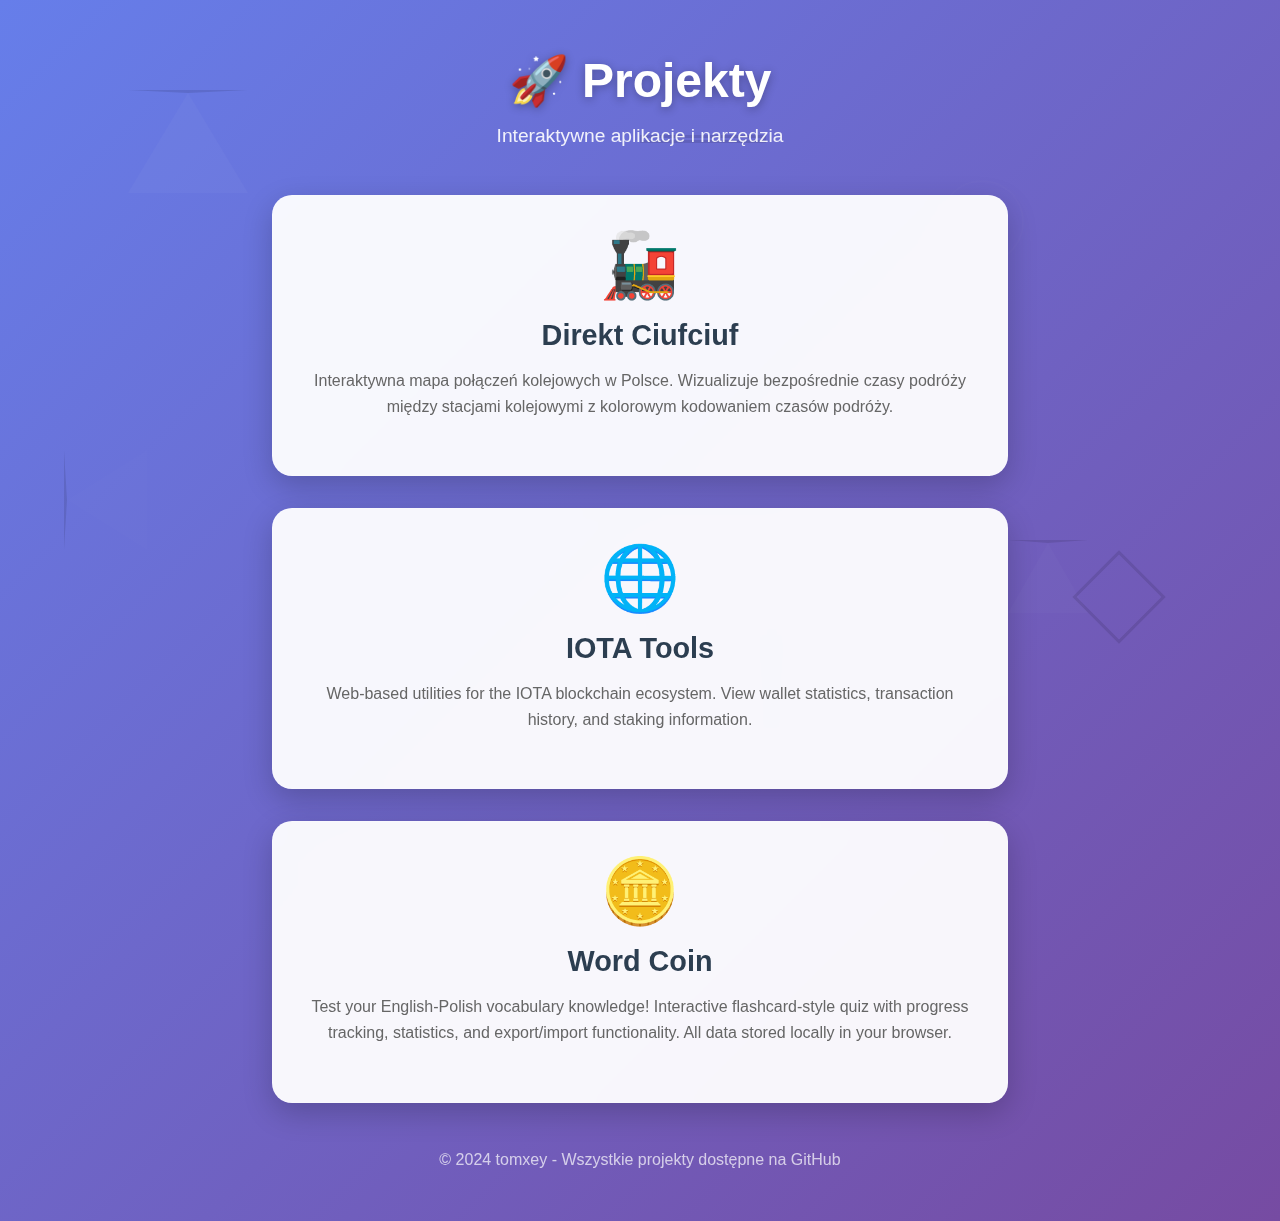
<file: docs/index.html>
<!doctype html>
<html lang="pl">
    <head>
        <meta charset="UTF-8" />
        <meta name="viewport" content="width=device-width, initial-scale=1.0" />
        <title>Projekty - tomxey</title>
        <style>
            * {
                margin: 0;
                padding: 0;
                box-sizing: border-box;
            }

            body {
                font-family:
                    -apple-system, BlinkMacSystemFont, "Segoe UI", Roboto,
                    sans-serif;
                background: linear-gradient(135deg, #667eea 0%, #764ba2 100%);
                min-height: 100vh;
                padding: 20px 0;
                position: relative;
            }

            /* Animated fractal background */
            .fractal-bg {
                position: fixed;
                top: 0;
                left: 0;
                width: 100%;
                height: 100%;
                z-index: -1;
                overflow: hidden;
            }

            .fractal-layer {
                position: absolute;
                width: 100%;
                height: 100%;
                opacity: 0.1;
            }

            .fractal-layer::before,
            .fractal-layer::after {
                content: "";
                position: absolute;
                border-style: solid;
                animation: fractal-rotate 20s linear infinite;
            }

            /* Large triangular fractals */
            .fractal-layer:nth-child(1)::before {
                top: 10%;
                left: 10%;
                width: 0;
                height: 0;
                border-left: 60px solid transparent;
                border-right: 60px solid transparent;
                border-bottom: 100px solid rgba(255, 255, 255, 0.3);
                animation: fractal-rotate 25s linear infinite;
            }

            .fractal-layer:nth-child(1)::after {
                top: 60%;
                right: 15%;
                width: 0;
                height: 0;
                border-left: 40px solid transparent;
                border-right: 40px solid transparent;
                border-bottom: 70px solid rgba(255, 255, 255, 0.2);
                animation: fractal-rotate 30s linear infinite reverse;
            }

            .fractal-layer:nth-child(2)::before {
                top: 20%;
                right: 20%;
                width: 80px;
                height: 80px;
                border: 2px solid rgba(255, 255, 255, 0.15);
                border-radius: 50%;
                animation: fractal-pulse 15s ease-in-out infinite;
            }

            .fractal-layer:nth-child(2)::after {
                bottom: 20%;
                left: 25%;
                width: 100px;
                height: 100px;
                border: 3px solid rgba(255, 255, 255, 0.1);
                border-radius: 50%;
                animation: fractal-pulse 20s ease-in-out infinite reverse;
            }

            .fractal-layer:nth-child(3)::before {
                top: 50%;
                left: 5%;
                width: 0;
                height: 0;
                border-top: 50px solid transparent;
                border-bottom: 50px solid transparent;
                border-right: 80px solid rgba(255, 255, 255, 0.08);
                animation: fractal-rotate 35s linear infinite;
            }

            .fractal-layer:nth-child(3)::after {
                bottom: 30%;
                right: 10%;
                width: 60px;
                height: 60px;
                background: rgba(255, 255, 255, 0.05);
                transform: rotate(45deg);
                animation: fractal-rotate 40s linear infinite reverse;
            }

            /* Additional geometric shapes */
            .fractal-layer:nth-child(4)::before {
                top: 15%;
                left: 50%;
                width: 120px;
                height: 2px;
                background: linear-gradient(
                    90deg,
                    transparent,
                    rgba(255, 255, 255, 0.2),
                    transparent
                );
                animation: fractal-slide 12s ease-in-out infinite;
            }

            .fractal-layer:nth-child(4)::after {
                top: 70%;
                left: 60%;
                width: 2px;
                height: 100px;
                background: linear-gradient(
                    180deg,
                    transparent,
                    rgba(255, 255, 255, 0.15),
                    transparent
                );
                animation: fractal-slide 18s ease-in-out infinite reverse;
            }

            @keyframes fractal-rotate {
                from {
                    transform: rotate(0deg);
                }
                to {
                    transform: rotate(360deg);
                }
            }

            @keyframes fractal-pulse {
                0%,
                100% {
                    transform: scale(1) rotate(0deg);
                    opacity: 0.1;
                }
                50% {
                    transform: scale(1.5) rotate(180deg);
                    opacity: 0.3;
                }
            }

            @keyframes fractal-slide {
                0%,
                100% {
                    transform: translateX(0) translateY(0) rotate(0deg);
                }
                25% {
                    transform: translateX(50px) translateY(-30px) rotate(90deg);
                }
                50% {
                    transform: translateX(-20px) translateY(40px) rotate(180deg);
                }
                75% {
                    transform: translateX(-40px) translateY(-20px)
                        rotate(270deg);
                }
            }

            .container {
                max-width: 800px;
                margin: 0 auto;
                padding: 2rem;
                text-align: center;
                animation: fade-in 1.5s ease-out;
                position: relative;
                z-index: 1;
            }

            @keyframes fade-in {
                from {
                    opacity: 0;
                    transform: translateY(30px);
                }
                to {
                    opacity: 1;
                    transform: translateY(0);
                }
            }

            .header {
                color: white;
                margin-bottom: 3rem;
            }

            .header h1 {
                font-size: 3rem;
                margin-bottom: 1rem;
                text-shadow: 0 2px 10px rgba(0, 0, 0, 0.3);
                animation: float 6s ease-in-out infinite;
            }

            @keyframes float {
                0%,
                100% {
                    transform: translateY(0px);
                }
                50% {
                    transform: translateY(-10px);
                }
            }

            .header p {
                font-size: 1.2rem;
                opacity: 0.9;
                margin-bottom: 2rem;
            }

            .projects {
                display: grid;
                gap: 2rem;
                margin-top: 2rem;
            }

            .project-card {
                background: rgba(255, 255, 255, 0.95);
                backdrop-filter: blur(10px);
                border-radius: 20px;
                padding: 2rem;
                box-shadow: 0 10px 30px rgba(0, 0, 0, 0.2);
                transition: all 0.3s ease;
                text-decoration: none;
                color: inherit;
                border: 1px solid rgba(255, 255, 255, 0.2);
            }

            .project-card:hover {
                transform: translateY(-10px) scale(1.02);
                box-shadow: 0 20px 40px rgba(0, 0, 0, 0.3);
                background: rgba(255, 255, 255, 1);
            }

            .project-card:hover .project-icon {
                animation: icon-bounce 0.6s ease-in-out;
            }

            @keyframes icon-bounce {
                0%,
                100% {
                    transform: translateY(0) rotate(0deg);
                }
                25% {
                    transform: translateY(-10px) rotate(-5deg);
                }
                50% {
                    transform: translateY(-15px) rotate(0deg);
                }
                75% {
                    transform: translateY(-10px) rotate(5deg);
                }
            }

            .project-icon {
                font-size: 4rem;
                margin-bottom: 1rem;
            }

            .project-title {
                font-size: 1.8rem;
                font-weight: bold;
                color: #2c3e50;
                margin-bottom: 1rem;
            }

            .project-description {
                color: #666;
                line-height: 1.6;
                margin-bottom: 1.5rem;
            }

            .project-tags {
                display: flex;
                gap: 0.5rem;
                justify-content: center;
                flex-wrap: wrap;
            }

            .tag {
                background: linear-gradient(135deg, #667eea, #764ba2);
                color: white;
                padding: 0.3rem 0.8rem;
                border-radius: 20px;
                font-size: 0.8rem;
                font-weight: 500;
            }

            .footer {
                margin-top: 3rem;
                color: white;
                opacity: 0.7;
            }

            @media (max-width: 768px) {
                .header h1 {
                    font-size: 2rem;
                }

                .header p {
                    font-size: 1rem;
                }

                .container {
                    padding: 1rem;
                }

                .project-card {
                    padding: 1.5rem;
                }

                .project-title {
                    font-size: 1.5rem;
                }
            }
        </style>
    </head>
    <body>
        <div class="fractal-bg">
            <div class="fractal-layer"></div>
            <div class="fractal-layer"></div>
            <div class="fractal-layer"></div>
            <div class="fractal-layer"></div>
        </div>
        <div class="container">
            <div class="header">
                <h1>🚀 Projekty</h1>
                <p>Interaktywne aplikacje i narzędzia</p>
            </div>

            <div class="projects">
                <a href="ciufciuf/" class="project-card">
                    <div class="project-icon">🚂</div>
                    <h2 class="project-title">Direkt Ciufciuf</h2>
                    <p class="project-description">
                        Interaktywna mapa połączeń kolejowych w Polsce.
                        Wizualizuje bezpośrednie czasy podróży między stacjami
                        kolejowymi z kolorowym kodowaniem czasów podróży.
                    </p>
                </a>

                <a href="iota/index.html" class="project-card">
                    <div class="project-icon">🌐</div>
                    <h2 class="project-title">IOTA Tools</h2>
                    <p class="project-description">
                        Web-based utilities for the IOTA blockchain ecosystem.
                        View wallet statistics, transaction history, and staking
                        information.
                    </p>
                </a>

                <a href="word_coin/" class="project-card">
                    <div class="project-icon">🪙</div>
                    <h2 class="project-title">Word Coin</h2>
                    <p class="project-description">
                        Test your English-Polish vocabulary knowledge!
                        Interactive flashcard-style quiz with progress tracking,
                        statistics, and export/import functionality. All data
                        stored locally in your browser.
                    </p>
                </a>
            </div>

            <div class="footer">
                <p>
                    &copy; 2024 tomxey - Wszystkie projekty dostępne na GitHub
                </p>
            </div>
        </div>
    </body>
</html>
</file>
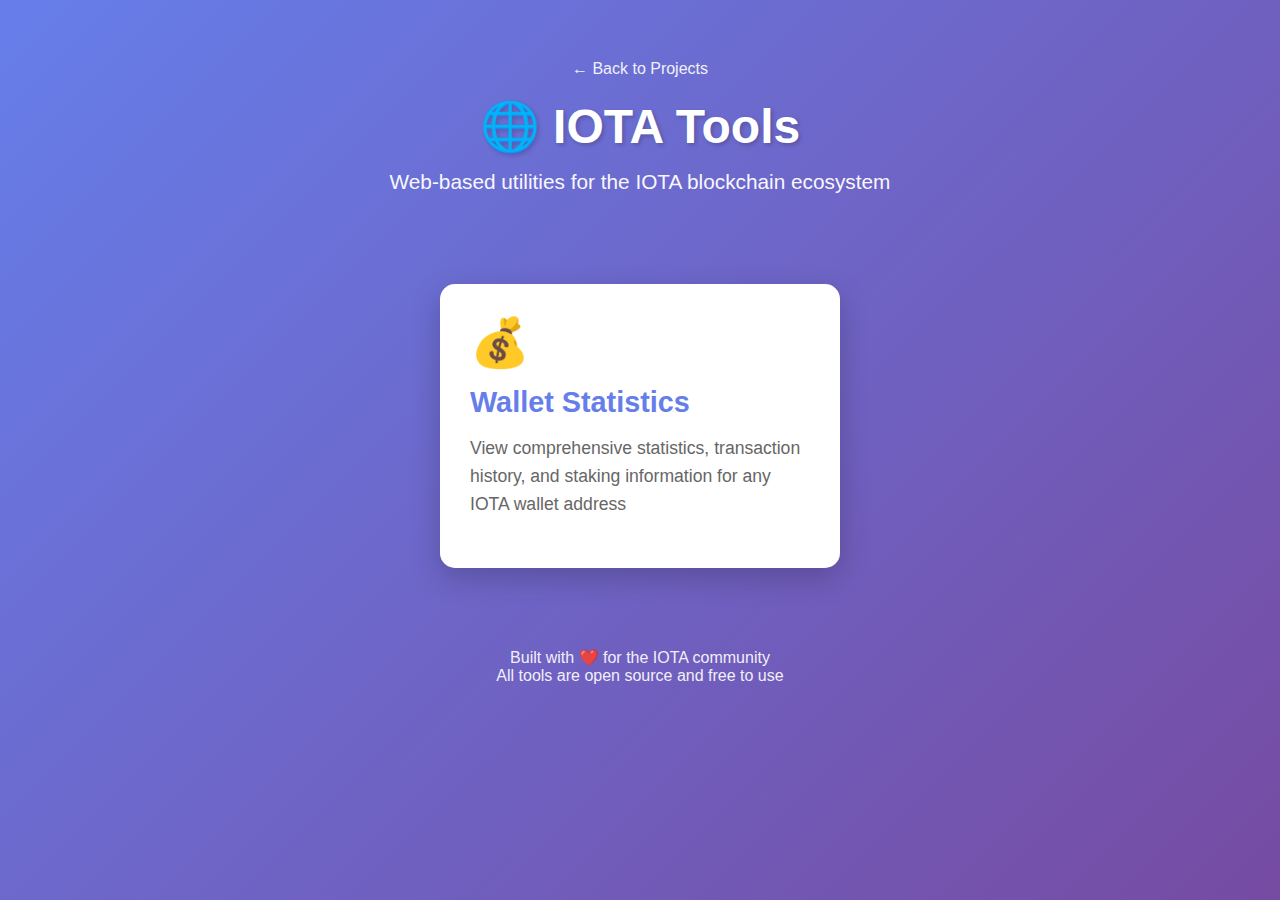
<file: docs/iota/index.html>
<!doctype html>
<html lang="en">
    <head>
        <meta charset="UTF-8" />
        <meta name="viewport" content="width=device-width, initial-scale=1.0" />
        <title>IOTA Tools - Web-based utilities for IOTA blockchain</title>
        <style>
            * {
                margin: 0;
                padding: 0;
                box-sizing: border-box;
            }

            body {
                font-family:
                    -apple-system, BlinkMacSystemFont, "Segoe UI", Roboto,
                    Oxygen, Ubuntu, Cantarell, sans-serif;
                background: linear-gradient(135deg, #667eea 0%, #764ba2 100%);
                min-height: 100vh;
                padding: 20px;
                color: #333;
            }

            .container {
                max-width: 1200px;
                margin: 0 auto;
            }

            .header {
                text-align: center;
                color: white;
                margin-bottom: 50px;
                padding: 40px 20px;
            }

            .header h1 {
                font-size: 3rem;
                margin-bottom: 15px;
                text-shadow: 2px 2px 4px rgba(0, 0, 0, 0.2);
            }

            .header p {
                font-size: 1.3rem;
                opacity: 0.95;
            }

            .tools-grid {
                display: flex;
                justify-content: center;
                margin-bottom: 50px;
            }

            .tool-card {
                background: white;
                border-radius: 15px;
                padding: 30px;
                box-shadow: 0 10px 30px rgba(0, 0, 0, 0.2);
                transition:
                    transform 0.3s ease,
                    box-shadow 0.3s ease;
                text-decoration: none;
                color: inherit;
                display: block;
                max-width: 400px;
                width: 100%;
            }

            .tool-card:hover {
                transform: translateY(-5px);
                box-shadow: 0 15px 40px rgba(0, 0, 0, 0.3);
            }

            .tool-icon {
                font-size: 3rem;
                margin-bottom: 15px;
            }

            .tool-card h2 {
                color: #667eea;
                font-size: 1.8rem;
                margin-bottom: 15px;
            }

            .tool-card p {
                color: #666;
                font-size: 1.1rem;
                line-height: 1.6;
                margin-bottom: 20px;
            }

            .tool-features {
                list-style: none;
                margin-bottom: 20px;
            }

            .tool-features li {
                color: #555;
                padding: 5px 0;
                font-size: 0.95rem;
            }

            .tool-features li:before {
                content: "✓ ";
                color: #667eea;
                font-weight: bold;
                margin-right: 8px;
            }

            .footer {
                text-align: center;
                color: white;
                padding: 30px 20px;
                opacity: 0.9;
            }

            .footer a {
                color: white;
                text-decoration: underline;
            }

            @media (max-width: 768px) {
                .header h1 {
                    font-size: 2rem;
                }

                .header p {
                    font-size: 1.1rem;
                }

                .tool-card {
                    max-width: 100%;
                }
            }
        </style>
    </head>
    <body>
        <div class="container">
            <div class="header">
                <a
                    href="../index.html"
                    style="
                        display: inline-block;
                        color: white;
                        text-decoration: none;
                        margin-bottom: 20px;
                        opacity: 0.9;
                        transition: opacity 0.3s;
                    "
                    onmouseover="this.style.opacity='1'"
                    onmouseout="this.style.opacity='0.9'"
                >
                    ← Back to Projects
                </a>
                <h1>🌐 IOTA Tools</h1>
                <p>Web-based utilities for the IOTA blockchain ecosystem</p>
            </div>

            <div class="tools-grid">
                <!-- Wallet Statistics Tool -->
                <a href="wallet_stats/index.html" class="tool-card">
                    <div class="tool-icon">💰</div>
                    <h2>Wallet Statistics</h2>
                    <p>
                        View comprehensive statistics, transaction history, and
                        staking information for any IOTA wallet address
                    </p>
                </a>
            </div>

            <div class="footer">
                <p>
                    Built with ❤️ for the IOTA community
                    <br />
                    All tools are open source and free to use
                </p>
            </div>
        </div>
    </body>
</html>
</file>
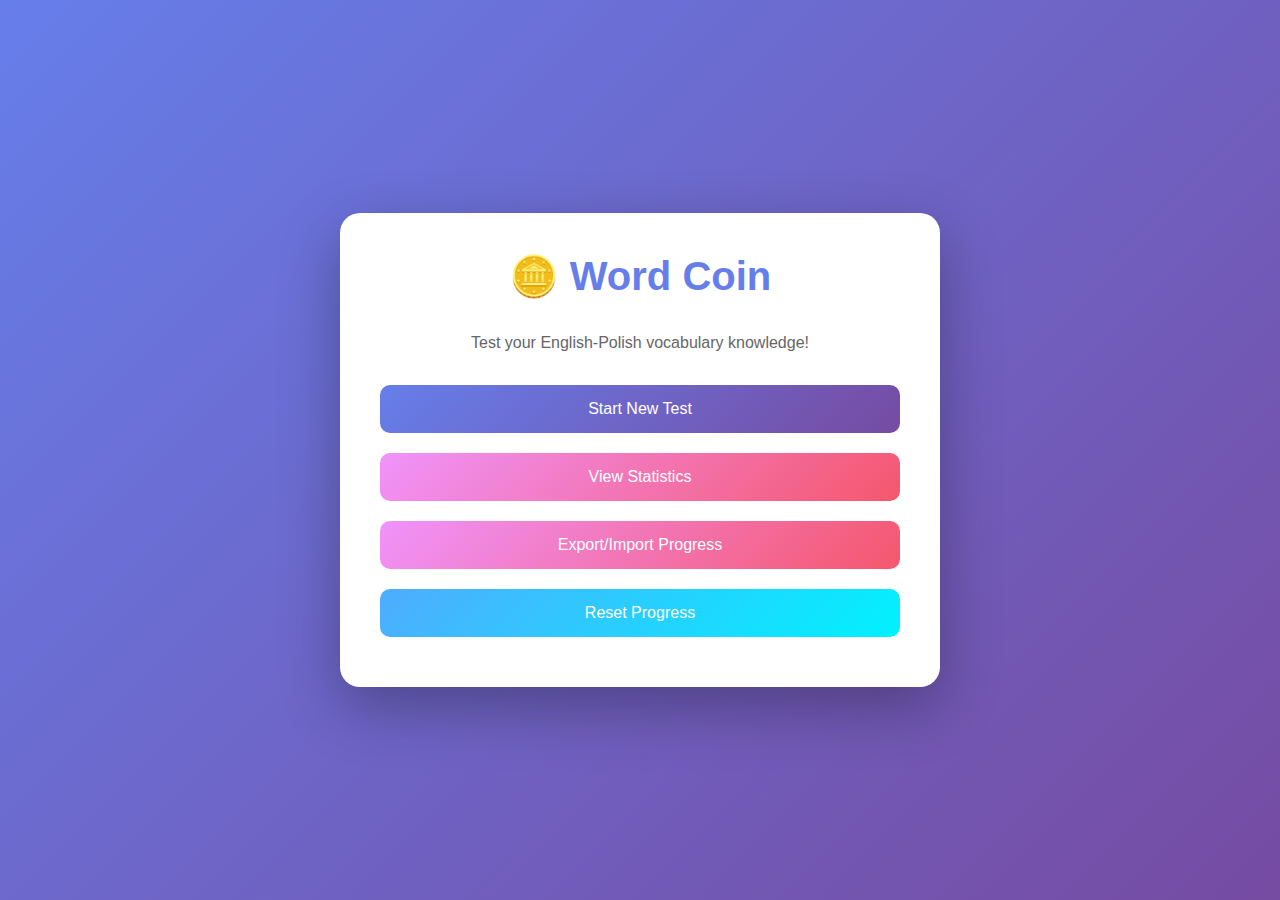
<file: docs/word_coin/index.html>
<!doctype html>
<html lang="en">
    <head>
        <meta charset="UTF-8" />
        <meta name="viewport" content="width=device-width, initial-scale=1.0" />
        <title>Word Coin - English/Polish Vocabulary Tester</title>
        <style>
            * {
                margin: 0;
                padding: 0;
                box-sizing: border-box;
            }

            body {
                font-family: "Segoe UI", Tahoma, Geneva, Verdana, sans-serif;
                background: linear-gradient(135deg, #667eea 0%, #764ba2 100%);
                min-height: 100vh;
                display: flex;
                justify-content: center;
                align-items: center;
                padding: 20px;
            }

            .container {
                background: white;
                border-radius: 20px;
                box-shadow: 0 20px 60px rgba(0, 0, 0, 0.3);
                max-width: 600px;
                width: 100%;
                padding: 40px;
            }

            h1 {
                color: #667eea;
                text-align: center;
                margin-bottom: 30px;
                font-size: 2.5em;
            }

            .screen {
                display: none;
            }

            .screen.active {
                display: block;
                animation: fadeIn 0.3s;
            }

            @keyframes fadeIn {
                from {
                    opacity: 0;
                    transform: translateY(10px);
                }
                to {
                    opacity: 1;
                    transform: translateY(0);
                }
            }

            .btn {
                background: linear-gradient(135deg, #667eea 0%, #764ba2 100%);
                color: white;
                border: none;
                padding: 15px 30px;
                border-radius: 10px;
                font-size: 16px;
                cursor: pointer;
                transition:
                    transform 0.2s,
                    box-shadow 0.2s;
                width: 100%;
                margin: 10px 0;
            }

            .btn:hover {
                transform: translateY(-2px);
                box-shadow: 0 5px 20px rgba(102, 126, 234, 0.4);
            }

            .btn:active {
                transform: translateY(0);
            }

            .btn-secondary {
                background: linear-gradient(135deg, #f093fb 0%, #f5576c 100%);
            }

            .btn-success {
                background: linear-gradient(135deg, #4facfe 0%, #00f2fe 100%);
            }

            .btn-small {
                padding: 10px 20px;
                font-size: 14px;
                width: auto;
            }

            .word-count-selector {
                display: flex;
                justify-content: space-around;
                margin: 30px 0;
                flex-wrap: wrap;
                gap: 10px;
            }

            .count-option {
                background: #f0f0f0;
                border: 3px solid transparent;
                padding: 20px;
                border-radius: 10px;
                cursor: pointer;
                transition: all 0.3s;
                min-width: 80px;
                text-align: center;
            }

            .count-option:hover {
                background: #e0e0e0;
            }

            .count-option.selected {
                border-color: #667eea;
                background: #f0f4ff;
            }

            .count-option .number {
                font-size: 32px;
                font-weight: bold;
                color: #667eea;
            }

            .count-option .label {
                font-size: 12px;
                color: #666;
                margin-top: 5px;
            }

            .question-card {
                background: linear-gradient(135deg, #f0f4ff 0%, #fff 100%);
                padding: 40px;
                border-radius: 15px;
                margin: 20px 0;
                text-align: center;
            }

            .language-label {
                font-size: 14px;
                color: #666;
                margin-bottom: 10px;
                text-transform: uppercase;
                letter-spacing: 2px;
            }

            .word-display {
                font-size: 36px;
                font-weight: bold;
                color: #333;
                margin: 20px 0;
            }

            .answer-input {
                width: 100%;
                padding: 15px;
                font-size: 18px;
                border: 2px solid #ddd;
                border-radius: 10px;
                margin: 20px 0;
                text-align: center;
                transition: border-color 0.3s;
            }

            .answer-input:focus {
                outline: none;
                border-color: #667eea;
            }

            .feedback {
                padding: 15px;
                border-radius: 10px;
                margin: 20px 0;
                text-align: center;
                font-weight: bold;
            }

            .feedback.correct {
                background: #d4edda;
                color: #155724;
                border: 2px solid #c3e6cb;
            }

            .feedback.incorrect {
                background: #f8d7da;
                color: #721c24;
                border: 2px solid #f5c6cb;
            }

            .progress-bar {
                background: #e0e0e0;
                height: 10px;
                border-radius: 5px;
                margin: 20px 0;
                overflow: hidden;
            }

            .progress-fill {
                background: linear-gradient(90deg, #667eea 0%, #764ba2 100%);
                height: 100%;
                transition: width 0.3s;
            }

            .progress-text {
                text-align: center;
                color: #666;
                margin-bottom: 10px;
            }

            .stats-grid {
                display: grid;
                grid-template-columns: repeat(2, 1fr);
                gap: 15px;
                margin: 20px 0;
            }

            .stat-card {
                background: linear-gradient(135deg, #f0f4ff 0%, #fff 100%);
                padding: 20px;
                border-radius: 10px;
                text-align: center;
            }

            .stat-value {
                font-size: 32px;
                font-weight: bold;
                color: #667eea;
            }

            .stat-label {
                font-size: 14px;
                color: #666;
                margin-top: 5px;
            }

            .word-list {
                max-height: 300px;
                overflow-y: auto;
                margin: 20px 0;
            }

            .word-item {
                background: #f9f9f9;
                padding: 10px;
                margin: 5px 0;
                border-radius: 5px;
                display: flex;
                justify-content: space-between;
                align-items: center;
            }

            .word-item.mastered {
                background: #d4edda;
            }

            .word-item.learning {
                background: #fff3cd;
            }

            .word-item.new {
                background: #f8d7da;
            }

            .word-status {
                font-size: 12px;
                padding: 3px 8px;
                border-radius: 3px;
                font-weight: bold;
            }

            .status-mastered {
                background: #28a745;
                color: white;
            }

            .status-learning {
                background: #ffc107;
                color: #333;
            }

            .status-new {
                background: #dc3545;
                color: white;
            }

            .btn-group {
                display: flex;
                gap: 10px;
                margin: 20px 0;
            }

            .btn-group .btn {
                flex: 1;
            }

            .info-text {
                color: #666;
                text-align: center;
                margin: 20px 0;
                line-height: 1.6;
            }

            .review-card {
                background: #f9f9f9;
                padding: 15px;
                margin: 10px 0;
                border-radius: 10px;
                border: 2px solid #e0e0e0;
            }

            .review-card.corrected {
                background: #d4edda;
                border-color: #c3e6cb;
            }

            .review-header {
                display: flex;
                justify-content: space-between;
                align-items: center;
                margin-bottom: 10px;
            }

            .review-words {
                margin: 10px 0;
            }

            .review-words div {
                margin: 5px 0;
            }

            .your-answer {
                color: #721c24;
                font-weight: bold;
            }

            .correct-answer {
                color: #155724;
                font-weight: bold;
            }

            .review-card.corrected .your-answer {
                color: #155724;
            }

            .btn-mark-correct {
                background: #28a745;
                color: white;
                border: none;
                padding: 8px 15px;
                border-radius: 5px;
                cursor: pointer;
                font-size: 14px;
            }

            .btn-mark-correct:hover {
                background: #218838;
            }

            .btn-mark-correct:disabled {
                background: #6c757d;
                cursor: not-allowed;
                opacity: 0.6;
            }

            .export-section {
                background: #f0f4ff;
                padding: 20px;
                border-radius: 10px;
                margin: 20px 0;
            }

            .export-textarea {
                width: 100%;
                min-height: 100px;
                padding: 10px;
                border: 2px solid #ddd;
                border-radius: 5px;
                font-family: monospace;
                font-size: 12px;
                resize: vertical;
                margin: 10px 0;
            }

            .export-textarea:focus {
                outline: none;
                border-color: #667eea;
            }

            .btn-copy {
                background: #17a2b8;
                color: white;
                border: none;
                padding: 8px 15px;
                border-radius: 5px;
                cursor: pointer;
                font-size: 14px;
                margin: 5px;
            }

            .btn-copy:hover {
                background: #138496;
            }
        </style>
    </head>
    <body>
        <div class="container">
            <h1>🪙 Word Coin</h1>

            <!-- Home Screen -->
            <div id="homeScreen" class="screen active">
                <p class="info-text">
                    Test your English-Polish vocabulary knowledge!
                </p>
                <button class="btn" onclick="app.showTestSetup()">
                    Start New Test
                </button>
                <button class="btn btn-secondary" onclick="app.showStats()">
                    View Statistics
                </button>
                <button
                    class="btn btn-secondary"
                    onclick="app.showExportImport()"
                >
                    Export/Import Progress
                </button>
                <button class="btn btn-success" onclick="app.resetProgress()">
                    Reset Progress
                </button>
            </div>

            <!-- Test Setup Screen -->
            <div id="setupScreen" class="screen">
                <h2 style="text-align: center; margin-bottom: 20px">
                    Choose Number of Words
                </h2>
                <div class="word-count-selector">
                    <div
                        class="count-option"
                        data-count="5"
                        onclick="app.selectWordCount(5)"
                    >
                        <div class="number">5</div>
                        <div class="label">Quick</div>
                    </div>
                    <div
                        class="count-option"
                        data-count="10"
                        onclick="app.selectWordCount(10)"
                    >
                        <div class="number">10</div>
                        <div class="label">Normal</div>
                    </div>
                    <div
                        class="count-option"
                        data-count="20"
                        onclick="app.selectWordCount(20)"
                    >
                        <div class="number">20</div>
                        <div class="label">Challenge</div>
                    </div>
                    <div
                        class="count-option"
                        data-count="50"
                        onclick="app.selectWordCount(50)"
                    >
                        <div class="number">50</div>
                        <div class="label">Master</div>
                    </div>
                </div>
                <div class="btn-group">
                    <button
                        class="btn"
                        onclick="app.startTest()"
                        id="startTestBtn"
                        disabled
                        style="opacity: 0.5"
                    >
                        Start Test
                    </button>
                    <button class="btn btn-secondary" onclick="app.showHome()">
                        Cancel
                    </button>
                </div>
            </div>

            <!-- Test Screen -->
            <div id="testScreen" class="screen">
                <div class="progress-text" id="progressText">
                    Question 1 of 10
                </div>
                <div class="progress-bar">
                    <div
                        class="progress-fill"
                        id="progressFill"
                        style="width: 0%"
                    ></div>
                </div>

                <div class="question-card">
                    <div class="language-label" id="languageLabel">
                        English → Polish
                    </div>
                    <div class="word-display" id="wordDisplay">-</div>
                </div>

                <input
                    type="text"
                    class="answer-input"
                    id="answerInput"
                    placeholder="Type your answer here..."
                    autocomplete="off"
                />

                <div id="feedback" class="feedback" style="display: none"></div>

                <div class="btn-group">
                    <button
                        class="btn"
                        onclick="app.checkAnswer()"
                        id="submitBtn"
                    >
                        Submit
                    </button>
                    <button
                        class="btn btn-secondary"
                        onclick="app.nextQuestion()"
                        id="nextBtn"
                        style="display: none"
                    >
                        Next
                    </button>
                </div>
            </div>

            <!-- Review Screen -->
            <div id="reviewScreen" class="screen">
                <h2 style="text-align: center; margin-bottom: 20px">
                    Review Your Answers
                </h2>

                <p class="info-text" id="reviewInfo">
                    Review words you got wrong. Mark them as correct if you had
                    a valid alternative answer or made a typo.
                </p>

                <div
                    id="reviewList"
                    style="max-height: 400px; overflow-y: auto; margin: 20px 0"
                ></div>

                <button class="btn" onclick="app.finishReview()">
                    Continue to Results
                </button>
            </div>

            <!-- Results Screen -->
            <div id="resultsScreen" class="screen">
                <h2 style="text-align: center; margin-bottom: 20px">
                    Test Complete! 🎉
                </h2>

                <div class="stats-grid">
                    <div class="stat-card">
                        <div class="stat-value" id="correctCount">0</div>
                        <div class="stat-label">Correct</div>
                    </div>
                    <div class="stat-card">
                        <div class="stat-value" id="incorrectCount">0</div>
                        <div class="stat-label">Incorrect</div>
                    </div>
                    <div class="stat-card">
                        <div class="stat-value" id="scorePercentage">0%</div>
                        <div class="stat-label">Score</div>
                    </div>
                    <div class="stat-card">
                        <div class="stat-value" id="totalWords">0</div>
                        <div class="stat-label">Total Words</div>
                    </div>
                </div>

                <div class="btn-group">
                    <button class="btn" onclick="app.showTestSetup()">
                        Test Again
                    </button>
                    <button class="btn btn-secondary" onclick="app.showHome()">
                        Home
                    </button>
                </div>
            </div>

            <!-- Statistics Screen -->
            <div id="statsScreen" class="screen">
                <h2 style="text-align: center; margin-bottom: 20px">
                    Your Progress
                </h2>

                <div class="stats-grid">
                    <div class="stat-card">
                        <div class="stat-value" id="masteredWords">0</div>
                        <div class="stat-label">Mastered (3+ correct)</div>
                    </div>
                    <div class="stat-card">
                        <div class="stat-value" id="learningWords">0</div>
                        <div class="stat-label">Learning (1-2 correct)</div>
                    </div>
                    <div class="stat-card">
                        <div class="stat-value" id="recentlyCorrectWords">
                            0
                        </div>
                        <div class="stat-label">Recently Correct</div>
                    </div>
                </div>

                <h3 style="margin: 20px 0 10px 0">Word Details</h3>
                <div class="word-list" id="wordDetailsList"></div>

                <button class="btn btn-secondary" onclick="app.showHome()">
                    Back to Home
                </button>
            </div>

            <!-- Export/Import Screen -->
            <div id="exportImportScreen" class="screen">
                <h2 style="text-align: center; margin-bottom: 20px">
                    Export/Import Progress
                </h2>

                <div class="export-section">
                    <h3 style="margin-bottom: 10px">Export Progress</h3>
                    <p class="info-text" style="margin: 10px 0">
                        Copy this code to save your progress. You can import it
                        later or on another device.
                    </p>
                    <textarea
                        id="exportTextarea"
                        class="export-textarea"
                        readonly
                        placeholder="Click 'Generate Export Code' to create your backup code"
                    ></textarea>
                    <div style="text-align: center">
                        <button
                            class="btn-copy"
                            onclick="app.generateExportCode()"
                        >
                            Generate Export Code
                        </button>
                        <button class="btn-copy" onclick="app.copyExportCode()">
                            Copy to Clipboard
                        </button>
                    </div>
                </div>

                <div class="export-section">
                    <h3 style="margin-bottom: 10px">Import Progress</h3>
                    <p class="info-text" style="margin: 10px 0">
                        Paste your previously exported code here to restore your
                        progress.
                    </p>
                    <textarea
                        id="importTextarea"
                        class="export-textarea"
                        placeholder="Paste your export code here..."
                    ></textarea>
                    <div style="text-align: center">
                        <button class="btn-copy" onclick="app.importProgress()">
                            Import Progress
                        </button>
                    </div>
                </div>

                <button class="btn btn-secondary" onclick="app.showHome()">
                    Back to Home
                </button>
            </div>
        </div>

        <script>
            // Word bank - will be loaded from words.txt
            let WORD_BANK = [];

            // Load words from external file
            async function loadWordBank() {
                try {
                    const response = await fetch("words.txt");
                    const text = await response.text();
                    const lines = text
                        .split("\n")
                        .filter((line) => line.trim());

                    WORD_BANK = lines
                        .map((line) => {
                            const parts = line.split(" - ");
                            if (parts.length === 2) {
                                return {
                                    english: parts[0].trim(),
                                    polish: parts[1].trim(),
                                };
                            }
                            return null;
                        })
                        .filter((word) => word !== null);

                    console.log(
                        `Loaded ${WORD_BANK.length} words from word bank`,
                    );

                    // Initialize app after words are loaded
                    app.init();
                } catch (error) {
                    console.error("Error loading word bank:", error);
                    alert(
                        "Failed to load word bank. Please make sure words.txt is in the same directory.",
                    );
                }
            }

            // Application state and logic
            const app = {
                currentScreen: "homeScreen",
                selectedWordCount: null,
                testWords: [],
                currentQuestionIndex: 0,
                correctAnswers: 0,
                incorrectAnswers: 0,
                currentWord: null,
                showingFeedback: false,
                incorrectWords: [], // Track incorrect answers for review

                // Initialize app
                init() {
                    this.loadProgress();
                    this.showHome();

                    // Add enter key listener for answer input
                    document
                        .getElementById("answerInput")
                        .addEventListener("keypress", (e) => {
                            if (e.key === "Enter") {
                                if (!this.showingFeedback) {
                                    this.checkAnswer();
                                } else {
                                    this.nextQuestion();
                                }
                            }
                        });
                },

                // Load progress from localStorage
                loadProgress() {
                    const saved = localStorage.getItem("wordCoinProgress");
                    if (saved) {
                        this.progress = JSON.parse(saved);
                    } else {
                        this.progress = {};
                        WORD_BANK.forEach((word) => {
                            this.progress[word.english] = {
                                correct: 0,
                                incorrect: 0,
                                lastTested: null,
                                lastResult: null, // 'correct' or 'incorrect'
                            };
                        });
                    }
                    // Add lastResult to existing entries if missing
                    WORD_BANK.forEach((word) => {
                        if (
                            this.progress[word.english] &&
                            this.progress[word.english].lastResult === undefined
                        ) {
                            this.progress[word.english].lastResult = null;
                        }
                    });
                },

                // Save progress to localStorage
                saveProgress() {
                    localStorage.setItem(
                        "wordCoinProgress",
                        JSON.stringify(this.progress),
                    );
                },

                // Show a specific screen
                showScreen(screenId) {
                    document.querySelectorAll(".screen").forEach((screen) => {
                        screen.classList.remove("active");
                    });
                    document.getElementById(screenId).classList.add("active");
                    this.currentScreen = screenId;
                },

                // Show home screen
                showHome() {
                    this.showScreen("homeScreen");
                },

                // Show test setup screen
                showTestSetup() {
                    this.selectedWordCount = null;
                    document
                        .querySelectorAll(".count-option")
                        .forEach((option) => {
                            option.classList.remove("selected");
                        });
                    document.getElementById("startTestBtn").disabled = true;
                    document.getElementById("startTestBtn").style.opacity =
                        "0.5";
                    this.showScreen("setupScreen");
                },

                // Select word count
                selectWordCount(count) {
                    this.selectedWordCount = count;
                    document
                        .querySelectorAll(".count-option")
                        .forEach((option) => {
                            option.classList.remove("selected");
                        });
                    document
                        .querySelector(`[data-count="${count}"]`)
                        .classList.add("selected");
                    document.getElementById("startTestBtn").disabled = false;
                    document.getElementById("startTestBtn").style.opacity = "1";
                },

                // Start test
                startTest() {
                    if (!this.selectedWordCount) return;

                    // Reset test state
                    this.currentQuestionIndex = 0;
                    this.correctAnswers = 0;
                    this.incorrectAnswers = 0;
                    this.incorrectWords = [];

                    // Select random words
                    const shuffled = [...WORD_BANK].sort(
                        () => Math.random() - 0.5,
                    );
                    this.testWords = shuffled.slice(0, this.selectedWordCount);

                    this.showScreen("testScreen");
                    this.loadQuestion();
                },

                // Load current question
                loadQuestion() {
                    if (this.currentQuestionIndex >= this.testWords.length) {
                        this.showResults();
                        return;
                    }

                    this.showingFeedback = false;
                    const word = this.testWords[this.currentQuestionIndex];

                    // Randomly choose direction (English to Polish or Polish to English)
                    const direction = Math.random() > 0.5 ? "en-pl" : "pl-en";

                    if (direction === "en-pl") {
                        this.currentWord = {
                            question: word.english,
                            answer: word.polish,
                            direction: "English → Polish",
                            wordKey: word.english,
                        };
                    } else {
                        this.currentWord = {
                            question: word.polish,
                            answer: word.english,
                            direction: "Polish → English",
                            wordKey: word.english,
                        };
                    }

                    // Update UI
                    document.getElementById("progressText").textContent =
                        `Question ${this.currentQuestionIndex + 1} of ${this.testWords.length}`;
                    document.getElementById("progressFill").style.width =
                        `${(this.currentQuestionIndex / this.testWords.length) * 100}%`;
                    document.getElementById("languageLabel").textContent =
                        this.currentWord.direction;
                    document.getElementById("wordDisplay").textContent =
                        this.currentWord.question;
                    document.getElementById("answerInput").value = "";
                    document.getElementById("answerInput").focus();
                    document.getElementById("feedback").style.display = "none";
                    document.getElementById("submitBtn").style.display =
                        "block";
                    document.getElementById("nextBtn").style.display = "none";
                },

                // Normalize string for comparison (remove diacritics, lowercase, trim)
                normalizeString(str) {
                    return str
                        .toLowerCase()
                        .trim()
                        .normalize("NFD")
                        .replace(/[\u0300-\u036f]/g, "");
                },

                // Check answer
                checkAnswer() {
                    if (this.showingFeedback) return;

                    const userAnswer = document
                        .getElementById("answerInput")
                        .value.trim();
                    if (!userAnswer) return;

                    this.showingFeedback = true;
                    const feedback = document.getElementById("feedback");

                    // Normalize both answers for comparison
                    const normalizedUserAnswer =
                        this.normalizeString(userAnswer);
                    const normalizedCorrectAnswer = this.normalizeString(
                        this.currentWord.answer,
                    );

                    const isCorrect =
                        normalizedUserAnswer === normalizedCorrectAnswer;

                    if (isCorrect) {
                        this.correctAnswers++;
                        this.progress[this.currentWord.wordKey].correct++;
                        this.progress[this.currentWord.wordKey].lastResult =
                            "correct";
                        feedback.className = "feedback correct";
                        feedback.textContent = "✓ Correct!";
                    } else {
                        this.incorrectAnswers++;
                        this.progress[this.currentWord.wordKey].incorrect++;
                        this.progress[this.currentWord.wordKey].lastResult =
                            "incorrect";
                        feedback.className = "feedback incorrect";
                        feedback.textContent = `✗ Incorrect. The correct answer is: ${this.currentWord.answer}`;

                        // Store incorrect answer for review
                        this.incorrectWords.push({
                            question: this.currentWord.question,
                            yourAnswer: userAnswer,
                            correctAnswer: this.currentWord.answer,
                            direction: this.currentWord.direction,
                            wordKey: this.currentWord.wordKey,
                            markedCorrect: false,
                        });
                    }

                    this.progress[this.currentWord.wordKey].lastTested =
                        new Date().toISOString();
                    this.saveProgress();

                    feedback.style.display = "block";
                    document.getElementById("submitBtn").style.display = "none";
                    document.getElementById("nextBtn").style.display = "block";
                    document.getElementById("nextBtn").focus();
                },

                // Next question
                nextQuestion() {
                    this.currentQuestionIndex++;
                    this.loadQuestion();
                },

                // Show review screen if there are incorrect answers
                showResults() {
                    if (this.incorrectWords.length > 0) {
                        this.showReviewScreen();
                    } else {
                        this.showFinalResults();
                    }
                },

                // Show review screen
                showReviewScreen() {
                    const reviewList = document.getElementById("reviewList");
                    reviewList.innerHTML = "";

                    if (this.incorrectWords.length === 0) {
                        document.getElementById("reviewInfo").textContent =
                            "Great! You got all answers correct!";
                    } else {
                        document.getElementById("reviewInfo").textContent =
                            `Review ${this.incorrectWords.length} word${this.incorrectWords.length > 1 ? "s" : ""} you got wrong. Mark them as correct if you had a valid alternative answer or made a typo.`;

                        this.incorrectWords.forEach((item, index) => {
                            const card = document.createElement("div");
                            card.className = "review-card";
                            card.id = `review-${index}`;

                            card.innerHTML = `
                                <div class="review-header">
                                    <strong>${item.direction}</strong>
                                    <button class="btn-mark-correct" onclick="app.markAsCorrect(${index})">
                                        Mark as Correct
                                    </button>
                                </div>
                                <div class="review-words">
                                    <div><strong>Question:</strong> ${item.question}</div>
                                    <div><strong>Your answer:</strong> <span class="your-answer">${item.yourAnswer}</span></div>
                                    <div><strong>Correct answer:</strong> <span class="correct-answer">${item.correctAnswer}</span></div>
                                </div>
                            `;

                            reviewList.appendChild(card);
                        });
                    }

                    this.showScreen("reviewScreen");
                },

                // Mark an incorrect answer as correct
                markAsCorrect(index) {
                    const item = this.incorrectWords[index];
                    if (item.markedCorrect) return;

                    item.markedCorrect = true;

                    // Update stats
                    this.correctAnswers++;
                    this.incorrectAnswers--;

                    // Update progress
                    this.progress[item.wordKey].correct++;
                    this.progress[item.wordKey].incorrect--;
                    this.progress[item.wordKey].lastResult = "correct";
                    this.saveProgress();

                    // Update UI
                    const card = document.getElementById(`review-${index}`);
                    card.classList.add("corrected");
                    const button = card.querySelector(".btn-mark-correct");
                    button.textContent = "✓ Marked Correct";
                    button.disabled = true;
                },

                // Finish review and show final results
                finishReview() {
                    this.showFinalResults();
                },

                // Show final results
                showFinalResults() {
                    const total = this.testWords.length;
                    const percentage = Math.round(
                        (this.correctAnswers / total) * 100,
                    );

                    document.getElementById("correctCount").textContent =
                        this.correctAnswers;
                    document.getElementById("incorrectCount").textContent =
                        this.incorrectAnswers;
                    document.getElementById("scorePercentage").textContent =
                        percentage + "%";
                    document.getElementById("totalWords").textContent = total;

                    this.showScreen("resultsScreen");
                },

                // Show statistics
                showStats() {
                    let mastered = 0;
                    let learning = 0;
                    let recentlyCorrect = 0;

                    const wordDetailsList =
                        document.getElementById("wordDetailsList");
                    wordDetailsList.innerHTML = "";

                    WORD_BANK.forEach((word) => {
                        const stats = this.progress[word.english];
                        const totalAttempts = stats.correct + stats.incorrect;

                        let status = "new";
                        let statusLabel = "New";

                        if (stats.correct >= 3) {
                            status = "mastered";
                            statusLabel = "Mastered";
                            mastered++;
                        } else if (totalAttempts > 0) {
                            status = "learning";
                            statusLabel = "Learning";
                            learning++;
                        }

                        // Count recently correct words (last result was correct)
                        if (stats.lastResult === "correct") {
                            recentlyCorrect++;
                        }

                        const wordItem = document.createElement("div");
                        wordItem.className = `word-item ${status}`;
                        wordItem.innerHTML = `
                        <div>
                            <strong>${word.english}</strong> → ${word.polish}
                            <div style="font-size: 12px; color: #666; margin-top: 3px;">
                                Correct: ${stats.correct} | Incorrect: ${stats.incorrect}
                            </div>
                        </div>
                        <span class="word-status status-${status}">${statusLabel}</span>
                    `;
                        wordDetailsList.appendChild(wordItem);
                    });

                    document.getElementById("masteredWords").textContent =
                        mastered;
                    document.getElementById("learningWords").textContent =
                        learning;
                    document.getElementById(
                        "recentlyCorrectWords",
                    ).textContent = recentlyCorrect;

                    this.showScreen("statsScreen");
                },

                // Show export/import screen
                showExportImport() {
                    document.getElementById("exportTextarea").value = "";
                    document.getElementById("importTextarea").value = "";
                    this.showScreen("exportImportScreen");
                },

                // Generate export code
                generateExportCode() {
                    try {
                        const progressJson = JSON.stringify(this.progress);
                        const base64Code = btoa(
                            unescape(encodeURIComponent(progressJson)),
                        );
                        document.getElementById("exportTextarea").value =
                            base64Code;
                    } catch (error) {
                        alert("Error generating export code: " + error.message);
                    }
                },

                // Copy export code to clipboard
                copyExportCode() {
                    const textarea = document.getElementById("exportTextarea");
                    if (!textarea.value) {
                        alert(
                            "Please generate an export code first by clicking 'Generate Export Code'",
                        );
                        return;
                    }

                    textarea.select();
                    textarea.setSelectionRange(0, 99999); // For mobile devices

                    try {
                        document.execCommand("copy");
                        alert("Export code copied to clipboard!");
                    } catch (error) {
                        alert(
                            "Failed to copy. Please manually select and copy the text.",
                        );
                    }
                },

                // Import progress from code
                importProgress() {
                    const importCode = document
                        .getElementById("importTextarea")
                        .value.trim();

                    if (!importCode) {
                        alert("Please paste an export code first");
                        return;
                    }

                    try {
                        const progressJson = decodeURIComponent(
                            escape(atob(importCode)),
                        );
                        const importedProgress = JSON.parse(progressJson);

                        // Validate the imported data
                        if (
                            typeof importedProgress !== "object" ||
                            importedProgress === null
                        ) {
                            throw new Error("Invalid progress data format");
                        }

                        // Confirm before overwriting
                        if (
                            confirm(
                                "This will merge your imported progress with any new words. Continue?",
                            )
                        ) {
                            // Start with current progress structure (includes any new words)
                            const mergedProgress = {};

                            // Initialize all current words with defaults
                            WORD_BANK.forEach((word) => {
                                mergedProgress[word.english] = {
                                    correct: 0,
                                    incorrect: 0,
                                    lastTested: null,
                                    lastResult: null,
                                };
                            });

                            // Merge imported data (overwrite defaults for existing words)
                            Object.keys(importedProgress).forEach((wordKey) => {
                                if (mergedProgress[wordKey] !== undefined) {
                                    // Word exists in current word bank, use imported data
                                    mergedProgress[wordKey] =
                                        importedProgress[wordKey];
                                }
                                // If word doesn't exist in current word bank, ignore it
                            });

                            this.progress = mergedProgress;
                            this.saveProgress();
                            alert(
                                "Progress imported successfully! Your stats have been updated.",
                            );
                            document.getElementById("importTextarea").value =
                                "";
                        }
                    } catch (error) {
                        alert(
                            "Error importing progress. Please make sure you pasted a valid export code.",
                        );
                        console.error("Import error:", error);
                    }
                },

                // Reset progress
                resetProgress() {
                    if (
                        confirm(
                            "Are you sure you want to reset all progress? This cannot be undone.",
                        )
                    ) {
                        localStorage.removeItem("wordCoinProgress");
                        this.loadProgress();
                        alert("Progress has been reset!");
                    }
                },
            };

            // Initialize app when page loads
            document.addEventListener("DOMContentLoaded", () => {
                loadWordBank();
            });
        </script>
    </body>
</html>
</file>
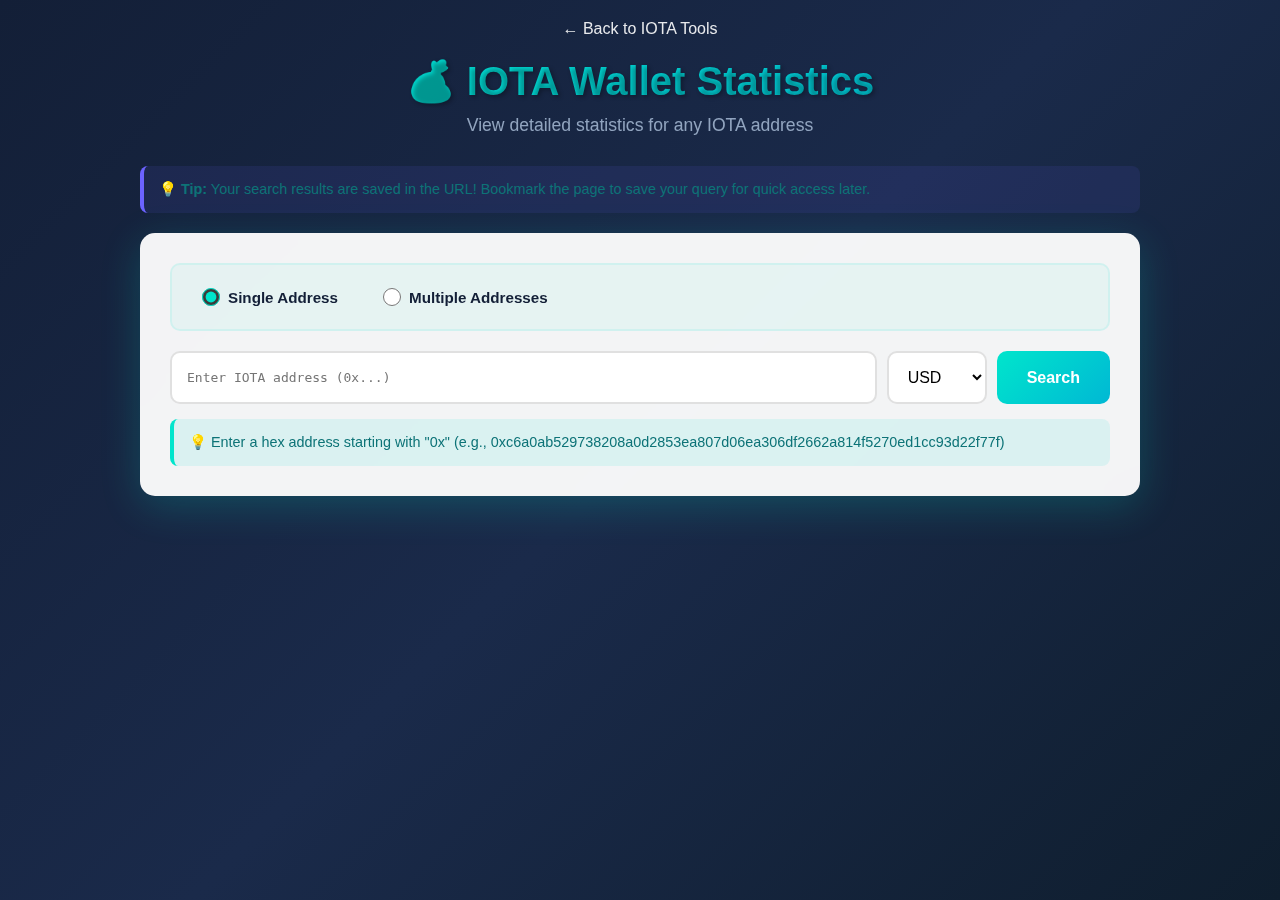
<file: docs/iota/wallet_stats/index.html>
<!doctype html>
<html lang="en">
    <head>
        <meta charset="UTF-8" />
        <meta name="viewport" content="width=device-width, initial-scale=1.0" />
        <title>IOTA Wallet Statistics</title>
        <link rel="stylesheet" href="styles.css" />
    </head>
    <body>
        <div class="container">
            <div class="header">
                <a
                    href="../index.html"
                    style="
                        display: inline-block;
                        color: white;
                        text-decoration: none;
                        margin-bottom: 20px;
                        opacity: 0.9;
                        transition: opacity 0.3s;
                    "
                    onmouseover="this.style.opacity='1'"
                    onmouseout="this.style.opacity='0.9'"
                >
                    ← Back to IOTA Tools
                </a>
                <h1>💰 IOTA Wallet Statistics</h1>
                <p>View detailed statistics for any IOTA address</p>
            </div>

            <div
                class="info-text"
                style="
                    background: rgba(108, 99, 255, 0.1);
                    border-left: 4px solid #6c63ff;
                    margin-bottom: 20px;
                "
            >
                💡 <strong>Tip:</strong> Your search results are saved in the
                URL! Bookmark the page to save your query for quick access
                later.
            </div>

            <div class="search-card">
                <div class="mode-selector">
                    <label class="mode-option">
                        <input
                            type="radio"
                            name="mode"
                            value="single"
                            checked
                            onchange="toggleInputMode()"
                        />
                        <span>Single Address</span>
                    </label>
                    <label class="mode-option">
                        <input
                            type="radio"
                            name="mode"
                            value="multiple"
                            onchange="toggleInputMode()"
                        />
                        <span>Multiple Addresses</span>
                    </label>
                </div>

                <div class="input-group" id="singleInputGroup">
                    <input
                        type="text"
                        id="walletAddress"
                        placeholder="Enter IOTA address (0x...)"
                        autocomplete="off"
                    />
                    <select id="currencySelector">
                        <option value="USD">USD</option>
                        <option value="EUR">EUR</option>
                        <option value="PLN">PLN</option>
                        <option value="GBP">GBP</option>
                        <option value="JPY">JPY</option>
                    </select>
                    <button id="searchBtn" onclick="fetchWalletStats()">
                        Search
                    </button>
                </div>

                <div
                    class="input-group-multi"
                    id="multiInputGroup"
                    style="display: none"
                >
                    <textarea
                        id="multipleAddresses"
                        placeholder="Enter multiple IOTA addresses (one per line)&#10;0xaddress1&#10;0xaddress2&#10;0xaddress3"
                        rows="6"
                    ></textarea>
                    <div style="display: flex; gap: 10px; margin-top: 10px">
                        <select id="currencySelectorMulti">
                            <option value="USD">USD</option>
                            <option value="EUR">EUR</option>
                            <option value="PLN">PLN</option>
                            <option value="GBP">GBP</option>
                            <option value="JPY">JPY</option>
                        </select>
                        <button
                            id="searchBtnMulti"
                            onclick="fetchMultipleWalletStats()"
                        >
                            Search All
                        </button>
                    </div>
                </div>

                <div class="info-text" id="singleInfo">
                    💡 Enter a hex address starting with "0x" (e.g.,
                    0xc6a0ab529738208a0d2853ea807d06ea306df2662a814f5270ed1cc93d22f77f)
                </div>
                <div class="info-text" id="multiInfo" style="display: none">
                    💡 Enter multiple addresses (one per line) to see combined
                    statistics across all accounts. Press Ctrl+Enter (or
                    Cmd+Enter on Mac) to search.
                </div>
            </div>

            <div id="loading" class="loading" style="display: none">
                <div class="spinner"></div>
                <p id="loadingMessage">Fetching wallet data...</p>
                <div
                    id="loadingProgress"
                    class="loading-progress"
                    style="display: none"
                >
                    <div class="progress-item">
                        <span id="progressText">Processing addresses...</span>
                    </div>
                    <div class="progress-bar-container">
                        <div class="progress-bar" id="progressBar"></div>
                    </div>
                </div>
            </div>

            <div id="error" style="display: none"></div>

            <div id="statsCard" class="stats-card">
                <div class="wallet-info">
                    <h2 id="walletInfoTitle">Wallet Information</h2>
                    <div class="wallet-address" id="displayAddress"></div>
                    <div
                        id="addressList"
                        class="address-list"
                        style="display: none"
                    ></div>
                </div>

                <div class="stats-grid-primary">
                    <div
                        class="stat-item stat-item-primary"
                        id="totalValueCard"
                        style="cursor: default"
                    >
                        <div class="stat-label">Total Wallet Value</div>
                        <div class="stat-value" id="totalValue">-</div>
                        <div class="stat-fiat" id="totalValueFiat">-</div>
                    </div>
                    <div
                        class="stat-item stat-item-primary"
                        id="totalBalanceCard"
                        style="cursor: default"
                    >
                        <div class="stat-label">Total Balance</div>
                        <div class="stat-value" id="totalBalance">-</div>
                        <div class="stat-fiat" id="totalBalanceFiat">-</div>
                    </div>
                    <div
                        class="stat-item stat-item-primary"
                        id="totalStakedCard"
                        style="cursor: default"
                    >
                        <div class="stat-label">Total Staked</div>
                        <div class="stat-value" id="totalStaked">-</div>
                        <div class="stat-fiat" id="totalStakedFiat">-</div>
                    </div>
                </div>

                <div class="stats-grid-secondary">
                    <div class="stat-item stat-item-secondary">
                        <div class="stat-label">Coin Objects</div>
                        <div class="stat-value" id="coinCount">-</div>
                    </div>
                    <div class="stat-item stat-item-secondary">
                        <div class="stat-label">Total Objects</div>
                        <div class="stat-value" id="totalObjects">-</div>
                    </div>
                </div>

                <div
                    id="coinsSection"
                    class="coins-section"
                    style="display: none"
                >
                    <h3>IOTA Coins (First 10)</h3>
                    <div id="coinsList"></div>
                </div>

                <div
                    id="stakingSection"
                    class="coins-section"
                    style="display: none"
                >
                    <h3>Staked IOTA</h3>
                    <div id="stakingList"></div>
                </div>

                <div
                    id="transactionsSection"
                    class="coins-section"
                    style="display: none"
                >
                    <h3>Transaction History</h3>
                    <div id="transactionsList"></div>
                </div>
            </div>
        </div>

        <!-- Modal for showing per-address breakdown -->
        <div id="breakdownModal" class="modal" style="display: none">
            <div class="modal-content">
                <div class="modal-header">
                    <h3 id="modalTitle">Breakdown by Address</h3>
                    <span class="modal-close" onclick="closeBreakdownModal()"
                        >&times;</span
                    >
                </div>
                <div class="modal-body" id="modalBody"></div>
            </div>
        </div>

        <script src="app.js"></script>
    </body>
</html>
</file>
<file: docs/iota/wallet_stats/styles.css>
* {
    margin: 0;
    padding: 0;
    box-sizing: border-box;
}

body {
    font-family: "Segoe UI", Tahoma, Geneva, Verdana, sans-serif;
    background: linear-gradient(135deg, #131f37 0%, #1a2a4a 50%, #0f1e2e 100%);
    min-height: 100vh;
    padding: 20px;
    color: #333;
}

.container {
    max-width: 1000px;
    margin: 0 auto;
}

.header {
    text-align: center;
    color: white;
    margin-bottom: 30px;
}

.header h1 {
    font-size: 2.5em;
    margin-bottom: 10px;
    text-shadow: 2px 2px 4px rgba(0, 0, 0, 0.3);
    background: linear-gradient(135deg, #00e5cc 0%, #00b8d4 100%);
    -webkit-background-clip: text;
    -webkit-text-fill-color: transparent;
    background-clip: text;
}

.header p {
    font-size: 1.1em;
    opacity: 0.8;
    color: #b0c4de;
}

.search-card {
    background: rgba(255, 255, 255, 0.95);
    border-radius: 15px;
    padding: 30px;
    box-shadow: 0 10px 40px rgba(0, 229, 204, 0.2);
    margin-bottom: 30px;
    backdrop-filter: blur(10px);
}

.mode-selector {
    display: flex;
    gap: 15px;
    margin-bottom: 20px;
    padding: 15px;
    background: rgba(0, 229, 204, 0.05);
    border-radius: 10px;
    border: 2px solid rgba(0, 229, 204, 0.1);
}

.mode-option {
    display: flex;
    align-items: center;
    gap: 8px;
    cursor: pointer;
    padding: 8px 15px;
    border-radius: 8px;
    transition: background 0.3s;
}

.mode-option:hover {
    background: rgba(0, 229, 204, 0.1);
}

.mode-option input[type="radio"] {
    cursor: pointer;
    width: 18px;
    height: 18px;
    accent-color: #00e5cc;
}

.mode-option span {
    font-weight: 600;
    color: #131f37;
    font-size: 0.95em;
}

.input-group {
    display: flex;
    gap: 10px;
    margin-bottom: 15px;
}

.input-group-multi {
    display: flex;
    flex-direction: column;
    gap: 10px;
    margin-bottom: 15px;
}

textarea {
    width: 100%;
    padding: 15px;
    border: 2px solid #e0e0e0;
    border-radius: 10px;
    font-size: 0.95em;
    font-family: monospace;
    transition: border-color 0.3s;
    resize: vertical;
    min-height: 150px;
}

textarea:focus {
    outline: none;
    border-color: #00e5cc;
    box-shadow: 0 0 0 3px rgba(0, 229, 204, 0.1);
}

input[type="text"] {
    flex: 1;
    padding: 15px;
    border: 2px solid #e0e0e0;
    border-radius: 10px;
    font-size: 1em;
    font-family: monospace;
    transition: border-color 0.3s;
}

input[type="text"]:focus {
    outline: none;
    border-color: #00e5cc;
    box-shadow: 0 0 0 3px rgba(0, 229, 204, 0.1);
}

select {
    padding: 15px;
    border: 2px solid #e0e0e0;
    border-radius: 10px;
    font-size: 1em;
    background: white;
    cursor: pointer;
    transition: border-color 0.3s;
    min-width: 100px;
}

select:focus {
    outline: none;
    border-color: #00e5cc;
    box-shadow: 0 0 0 3px rgba(0, 229, 204, 0.1);
}

button {
    padding: 15px 30px;
    background: linear-gradient(135deg, #00e5cc 0%, #00b8d4 100%);
    color: white;
    border: none;
    border-radius: 10px;
    font-size: 1em;
    font-weight: bold;
    cursor: pointer;
    transition:
        transform 0.2s,
        box-shadow 0.2s;
}

button:hover {
    transform: translateY(-2px);
    box-shadow: 0 5px 20px rgba(0, 229, 204, 0.4);
}

button:active {
    transform: translateY(0);
}

button:disabled {
    opacity: 0.6;
    cursor: not-allowed;
    transform: none;
}

.stats-card {
    background: rgba(255, 255, 255, 0.95);
    border-radius: 15px;
    padding: 30px;
    box-shadow: 0 10px 40px rgba(0, 229, 204, 0.2);
    display: none;
}

.stats-card.visible {
    display: block;
    animation: fadeIn 0.5s;
}

@keyframes fadeIn {
    from {
        opacity: 0;
        transform: translateY(20px);
    }
    to {
        opacity: 1;
        transform: translateY(0);
    }
}

.wallet-info {
    margin-bottom: 30px;
    padding-bottom: 20px;
    border-bottom: 2px solid #f0f0f0;
}

.wallet-info h2 {
    color: #131f37;
    margin-bottom: 15px;
}

.wallet-address {
    word-break: break-all;
    font-family: monospace;
    background: #f8f9fa;
    padding: 15px;
    border-radius: 8px;
    margin-top: 10px;
    font-size: 0.9em;
    border-left: 4px solid #00e5cc;
}

.address-list {
    margin-top: 15px;
}

.address-list-item {
    font-family: monospace;
    background: #f8f9fa;
    padding: 12px 15px;
    border-radius: 8px;
    margin-bottom: 8px;
    font-size: 0.85em;
    border-left: 4px solid #00e5cc;
    word-break: break-all;
    display: flex;
    align-items: center;
    gap: 10px;
}

.address-list-item .address-number {
    background: #00e5cc;
    color: white;
    padding: 4px 10px;
    border-radius: 6px;
    font-weight: bold;
    font-size: 0.9em;
    min-width: 40px;
    text-align: center;
}

.address-list-item .address-text {
    flex: 1;
    color: #131f37;
}

.stats-grid-primary {
    display: grid;
    grid-template-columns: repeat(auto-fit, minmax(250px, 1fr));
    gap: 20px;
    margin-top: 20px;
}

.stats-grid-secondary {
    display: grid;
    grid-template-columns: repeat(auto-fit, minmax(180px, 1fr));
    gap: 15px;
    margin-top: 15px;
}

.stat-item {
    padding: 25px;
    border-radius: 10px;
    text-align: center;
    transition:
        transform 0.3s,
        box-shadow 0.3s;
    position: relative;
}

.stat-item-primary {
    background: linear-gradient(135deg, #e8f5f3 0%, #d4edea 100%);
    border: 1px solid rgba(0, 229, 204, 0.2);
}

.stat-item-primary:first-child {
    background: linear-gradient(135deg, #00e5cc 0%, #00b8d4 100%);
    border: 2px solid #00b8d4;
    box-shadow: 0 5px 25px rgba(0, 229, 204, 0.3);
}

.stat-item-primary:first-child .stat-label {
    color: rgba(255, 255, 255, 0.9);
    font-size: 1em;
}

.stat-item-primary:first-child .stat-value {
    color: white;
    font-size: 2em;
}

.stat-item-primary .stat-value {
    font-size: 1.8em;
}

.stat-item-secondary {
    background: linear-gradient(135deg, #f5f5f5 0%, #e8e8e8 100%);
    border: 1px solid rgba(0, 0, 0, 0.05);
    padding: 15px;
}

.stat-item-secondary .stat-label {
    font-size: 0.8em;
}

.stat-item-secondary .stat-value {
    font-size: 1.3em;
}

.stat-fiat {
    font-size: 1em;
    margin-top: 8px;
    font-weight: 600;
    opacity: 0.85;
}

.stat-item-primary:first-child .stat-fiat {
    color: rgba(255, 255, 255, 0.9);
}

.stat-item-primary:not(:first-child) .stat-fiat {
    color: #00b8d4;
    font-size: 0.95em;
}

.stat-item:hover {
    transform: translateY(-5px);
    box-shadow: 0 10px 20px rgba(0, 229, 204, 0.2);
}

.stat-item-primary:first-child:hover {
    transform: translateY(-5px);
    box-shadow: 0 8px 30px rgba(0, 229, 204, 0.5);
}

.stat-item-secondary:hover {
    transform: translateY(-3px);
    box-shadow: 0 5px 15px rgba(0, 0, 0, 0.1);
}

.stat-label {
    font-size: 0.85em;
    color: #666;
    margin-bottom: 10px;
    text-transform: uppercase;
    letter-spacing: 1px;
    font-weight: 600;
}

.stat-value {
    font-size: 1.6em;
    font-weight: bold;
    color: #131f37;
    word-break: break-word;
}

.loading {
    text-align: center;
    padding: 40px;
    color: #00e5cc;
    font-size: 1.2em;
}

.spinner {
    border: 4px solid rgba(255, 255, 255, 0.3);
    border-top: 4px solid #00e5cc;
    border-radius: 50%;
    width: 50px;
    height: 50px;
    animation: spin 1s linear infinite;
    margin: 20px auto;
}

@keyframes spin {
    0% {
        transform: rotate(0deg);
    }
    100% {
        transform: rotate(360deg);
    }
}

.loading-progress {
    margin-top: 20px;
    padding: 20px;
    background: rgba(255, 255, 255, 0.95);
    border-radius: 10px;
    max-width: 500px;
    margin-left: auto;
    margin-right: auto;
}

.progress-item {
    font-size: 0.95em;
    color: #131f37;
    margin-bottom: 15px;
    font-weight: 600;
}

.progress-bar-container {
    width: 100%;
    height: 25px;
    background: #e0e0e0;
    border-radius: 12px;
    overflow: hidden;
    box-shadow: inset 0 2px 4px rgba(0, 0, 0, 0.1);
}

.progress-bar {
    height: 100%;
    background: linear-gradient(90deg, #00e5cc 0%, #00b8d4 100%);
    border-radius: 12px;
    transition: width 0.3s ease;
    display: flex;
    align-items: center;
    justify-content: center;
    color: white;
    font-size: 0.85em;
    font-weight: bold;
    box-shadow: 0 2px 4px rgba(0, 229, 204, 0.3);
    position: relative;
    overflow: hidden;
}

.progress-bar::after {
    content: "";
    position: absolute;
    top: 0;
    left: 0;
    right: 0;
    bottom: 0;
    background: linear-gradient(
        90deg,
        transparent,
        rgba(255, 255, 255, 0.3),
        transparent
    );
    animation: shimmer 1.5s infinite;
}

@keyframes shimmer {
    0% {
        transform: translateX(-100%);
    }
    100% {
        transform: translateX(100%);
    }
}

.error {
    background: #fee;
    border-left: 4px solid #f44336;
    padding: 15px;
    border-radius: 8px;
    color: #c62828;
    margin-top: 20px;
}

.coins-section {
    margin-top: 30px;
    padding-top: 20px;
    border-top: 2px solid #f0f0f0;
}

.coins-section h3 {
    margin-bottom: 15px;
    color: #131f37;
}

.coin-item {
    background: #f8f9fa;
    padding: 15px;
    border-radius: 8px;
    margin-bottom: 10px;
    border-left: 4px solid #00e5cc;
    font-size: 0.9em;
}

.coin-item strong {
    color: #00b8d4;
}

.coin-id {
    font-family: monospace;
    font-size: 0.8em;
    word-break: break-all;
    background: #fff;
    padding: 5px;
    border-radius: 4px;
    margin-top: 5px;
}

.info-text {
    background: rgba(0, 229, 204, 0.1);
    border-left: 4px solid #00e5cc;
    padding: 15px;
    border-radius: 8px;
    margin-top: 15px;
    font-size: 0.9em;
    color: #0d7377;
}

.transaction-controls {
    display: flex;
    flex-direction: column;
    align-items: center;
    gap: 15px;
    margin-top: 20px;
    padding-top: 20px;
    border-top: 2px solid rgba(0, 229, 204, 0.2);
}

.load-more-btn {
    padding: 12px 30px;
    background: linear-gradient(135deg, #00e5cc 0%, #00b8d4 100%);
    color: white;
    border: none;
    border-radius: 10px;
    font-size: 0.95em;
    font-weight: bold;
    cursor: pointer;
    transition:
        transform 0.2s,
        box-shadow 0.2s;
}

.load-more-btn:hover {
    transform: translateY(-2px);
    box-shadow: 0 5px 20px rgba(0, 229, 204, 0.4);
}

.load-more-btn:active {
    transform: translateY(0);
}

.load-more-btn:disabled {
    opacity: 0.6;
    cursor: not-allowed;
    transform: none;
    background: linear-gradient(135deg, #888 0%, #666 100%);
}

.validator-group {
    background: #f8f9fa;
    padding: 15px;
    border-radius: 8px;
    margin-bottom: 15px;
    border-left: 4px solid #6c63ff;
}

.validator-address {
    font-family: monospace;
    font-size: 0.85em;
    word-break: break-all;
    background: #fff;
    padding: 8px;
    border-radius: 4px;
    margin-top: 5px;
    color: #6c63ff;
}

.validator-address a {
    color: #6c63ff;
    text-decoration: none;
    transition:
        color 0.2s,
        text-decoration 0.2s;
}

.validator-address a:hover {
    color: #5a52d5;
    text-decoration: underline;
}

.validator-address a:visited {
    color: #6c63ff;
}

.stake-item {
    background: #fff;
    padding: 12px;
    border-radius: 6px;
    margin-top: 10px;
    border: 1px solid #e0e0e0;
}

.stake-detail {
    margin: 8px 0;
    font-size: 0.9em;
}

.stake-detail strong {
    color: #131f37;
}

.stake-status {
    display: inline-block;
    padding: 4px 12px;
    border-radius: 12px;
    font-size: 0.85em;
    font-weight: 600;
    margin-left: 10px;
}

.stake-status.active {
    background: #4caf50;
    color: white;
}

.stake-status.pending {
    background: #ff9800;
    color: white;
}

.stake-status.unstaked {
    background: #9e9e9e;
    color: white;
}

.staking-badge {
    display: inline-block;
    padding: 4px 10px;
    border-radius: 12px;
    font-size: 0.8em;
    font-weight: 700;
    margin-left: 10px;
    background: linear-gradient(135deg, #6c63ff 0%, #5a52d5 100%);
    color: white;
    box-shadow: 0 2px 8px rgba(108, 99, 255, 0.3);
}

.transaction-item {
    background: #fff;
    padding: 15px;
    border-radius: 8px;
    margin-bottom: 12px;
    border: 1px solid #e0e0e0;
    transition:
        transform 0.2s,
        box-shadow 0.2s;
}

.transaction-item:hover {
    transform: translateX(5px);
    box-shadow: 0 4px 12px rgba(0, 0, 0, 0.1);
}

.transaction-item.staking-transaction {
    border-left: 4px solid #6c63ff;
    background: linear-gradient(to right, rgba(108, 99, 255, 0.05), #fff);
}

.transaction-item.staking-transaction:hover {
    box-shadow: 0 4px 12px rgba(108, 99, 255, 0.2);
}

.transaction-header {
    display: flex;
    justify-content: space-between;
    align-items: center;
    margin-bottom: 10px;
    flex-wrap: wrap;
    gap: 10px;
}

.transaction-digest {
    font-family: monospace;
    font-size: 0.85em;
    color: #666;
    flex: 1;
    min-width: 200px;
    display: flex;
    align-items: center;
    gap: 8px;
    flex-wrap: wrap;
}

.transaction-digest a {
    color: #00b8d4;
    text-decoration: none;
    transition:
        color 0.2s,
        text-decoration 0.2s;
    font-weight: 600;
}

.transaction-digest a:hover {
    color: #00e5cc;
    text-decoration: underline;
}

.transaction-digest a:visited {
    color: #00b8d4;
}

.transaction-detail-inline {
    font-size: 0.95em;
    color: #666;
}

.transaction-detail-inline strong {
    color: #131f37;
}

.transaction-timestamp {
    font-size: 0.85em;
    color: #999;
    white-space: nowrap;
}

.transaction-details {
    display: grid;
    grid-template-columns: repeat(auto-fit, minmax(150px, 1fr));
    gap: 10px;
    margin-top: 10px;
}

.transaction-detail {
    font-size: 0.9em;
}

.transaction-detail strong {
    color: #131f37;
}

.transaction-status {
    display: inline-block;
    padding: 2px 8px;
    border-radius: 10px;
    font-size: 0.75em;
    font-weight: 600;
    text-transform: uppercase;
    letter-spacing: 0.5px;
}

.transaction-status.success {
    background: #4caf50;
    color: white;
}

.transaction-status.failure {
    background: #f44336;
    color: white;
}

.balance-changes {
    background: #f8f9fa;
    padding: 8px 10px;
    border-radius: 6px;
    margin-top: 8px;
    border-left: 3px solid #00e5cc;
}

.balance-change-item {
    display: flex;
    justify-content: space-between;
    align-items: center;
    padding: 4px 0;
    font-size: 0.9em;
}

.balance-change-amount {
    font-family: monospace;
    font-weight: bold;
}

.balance-change-amount.positive {
    color: #4caf50;
}

.balance-change-amount.negative {
    color: #f44336;
}

.balance-change-amount.neutral {
    color: #666;
}

.balance-change-owner {
    font-family: monospace;
    font-size: 0.75em;
    color: #666;
    word-break: break-all;
}

.transaction-type {
    font-size: 0.85em;
    color: #00b8d4;
    font-weight: 600;
}

.gas-used {
    color: #ff9800;
    font-weight: 600;
}

.transactions-loading {
    text-align: center;
    padding: 20px;
    color: #00e5cc;
    font-size: 0.95em;
}

.no-transactions {
    text-align: center;
    padding: 30px;
    color: #999;
    font-style: italic;
}

@media (max-width: 600px) {
    .header h1 {
        font-size: 1.8em;
    }

    .mode-selector {
        flex-direction: column;
        gap: 10px;
    }

    .input-group {
        flex-direction: column;
    }

    .input-group-multi > div {
        flex-direction: column;
    }

    .stats-grid-primary,
    .stats-grid-secondary {
        grid-template-columns: 1fr;
    }

    .transaction-header {
        flex-direction: column;
        align-items: flex-start;
    }

    .transaction-digest {
        flex-direction: column;
        align-items: flex-start;
        gap: 6px;
    }

    .transaction-details {
        grid-template-columns: 1fr;
    }

    .address-list-item {
        flex-direction: column;
        align-items: flex-start;
        gap: 8px;
    }
}

/* Modal styles */
.modal {
    position: fixed;
    z-index: 1000;
    left: 0;
    top: 0;
    width: 100%;
    height: 100%;
    overflow: auto;
    background-color: rgba(0, 0, 0, 0.6);
    backdrop-filter: blur(5px);
    animation: fadeIn 0.3s;
}

.modal-content {
    background: white;
    margin: 5% auto;
    padding: 0;
    border-radius: 15px;
    width: 90%;
    max-width: 800px;
    box-shadow: 0 10px 40px rgba(0, 229, 204, 0.3);
    animation: slideDown 0.3s;
}

@keyframes slideDown {
    from {
        transform: translateY(-50px);
        opacity: 0;
    }
    to {
        transform: translateY(0);
        opacity: 1;
    }
}

.modal-header {
    display: flex;
    justify-content: space-between;
    align-items: center;
    padding: 25px 30px;
    border-bottom: 2px solid #f0f0f0;
    background: linear-gradient(135deg, #e8f5f3 0%, #d4edea 100%);
    border-radius: 15px 15px 0 0;
}

.modal-header h3 {
    margin: 0;
    color: #131f37;
    font-size: 1.5em;
}

.modal-close {
    color: #666;
    font-size: 2em;
    font-weight: bold;
    cursor: pointer;
    transition: color 0.3s;
    line-height: 1;
    width: 40px;
    height: 40px;
    display: flex;
    align-items: center;
    justify-content: center;
    border-radius: 50%;
    transition:
        background 0.3s,
        color 0.3s;
}

.modal-close:hover {
    background: rgba(0, 229, 204, 0.2);
    color: #00b8d4;
}

.modal-body {
    padding: 30px;
    max-height: 70vh;
    overflow-y: auto;
}

.breakdown-item {
    background: #f8f9fa;
    padding: 20px;
    border-radius: 10px;
    margin-bottom: 15px;
    border-left: 4px solid #00e5cc;
    transition:
        transform 0.2s,
        box-shadow 0.2s;
}

.breakdown-item:hover {
    transform: translateX(5px);
    box-shadow: 0 4px 12px rgba(0, 229, 204, 0.2);
}

.breakdown-address {
    font-family: monospace;
    font-size: 0.85em;
    color: #666;
    margin-bottom: 12px;
    word-break: break-all;
    display: flex;
    align-items: center;
    gap: 10px;
}

.breakdown-address .address-number {
    background: #00e5cc;
    color: white;
    padding: 4px 10px;
    border-radius: 6px;
    font-weight: bold;
    font-size: 0.9em;
    min-width: 40px;
    text-align: center;
}

.breakdown-stats {
    display: grid;
    grid-template-columns: repeat(auto-fit, minmax(200px, 1fr));
    gap: 15px;
    margin-top: 10px;
}

.breakdown-stat {
    background: white;
    padding: 12px;
    border-radius: 8px;
    border: 1px solid #e0e0e0;
}

.breakdown-stat-label {
    font-size: 0.8em;
    color: #666;
    text-transform: uppercase;
    letter-spacing: 0.5px;
    margin-bottom: 5px;
}

.breakdown-stat-value {
    font-size: 1.2em;
    font-weight: bold;
    color: #131f37;
}

.breakdown-stat-fiat {
    font-size: 0.9em;
    color: #00b8d4;
    margin-top: 3px;
}

.clickable-stat {
    cursor: pointer !important;
    transition:
        transform 0.2s,
        box-shadow 0.2s;
}

.clickable-stat .stat-label,
.clickable-stat .stat-value,
.clickable-stat .stat-fiat {
    pointer-events: none;
}

.clickable-stat:hover {
    transform: translateY(-5px) scale(1.03);
    box-shadow: 0 10px 30px rgba(0, 229, 204, 0.5);
}

.clickable-stat::after {
    content: "🔍 Click for details";
    position: absolute;
    bottom: 10px;
    right: 10px;
    font-size: 0.75em;
    opacity: 0;
    transition: opacity 0.3s;
    background: rgba(255, 255, 255, 0.9);
    padding: 4px 8px;
    border-radius: 6px;
    color: #00b8d4;
    font-weight: 600;
    box-shadow: 0 2px 8px rgba(0, 0, 0, 0.1);
}

.clickable-stat:hover::after {
    opacity: 1;
}

.clickable-stat:active {
    transform: translateY(-3px) scale(1.01);
}

@media (max-width: 600px) {
    .modal-content {
        width: 95%;
        margin: 10% auto;
    }

    .modal-body {
        padding: 20px;
        max-height: 60vh;
    }

    .breakdown-stats {
        grid-template-columns: 1fr;
    }
}
</file>
